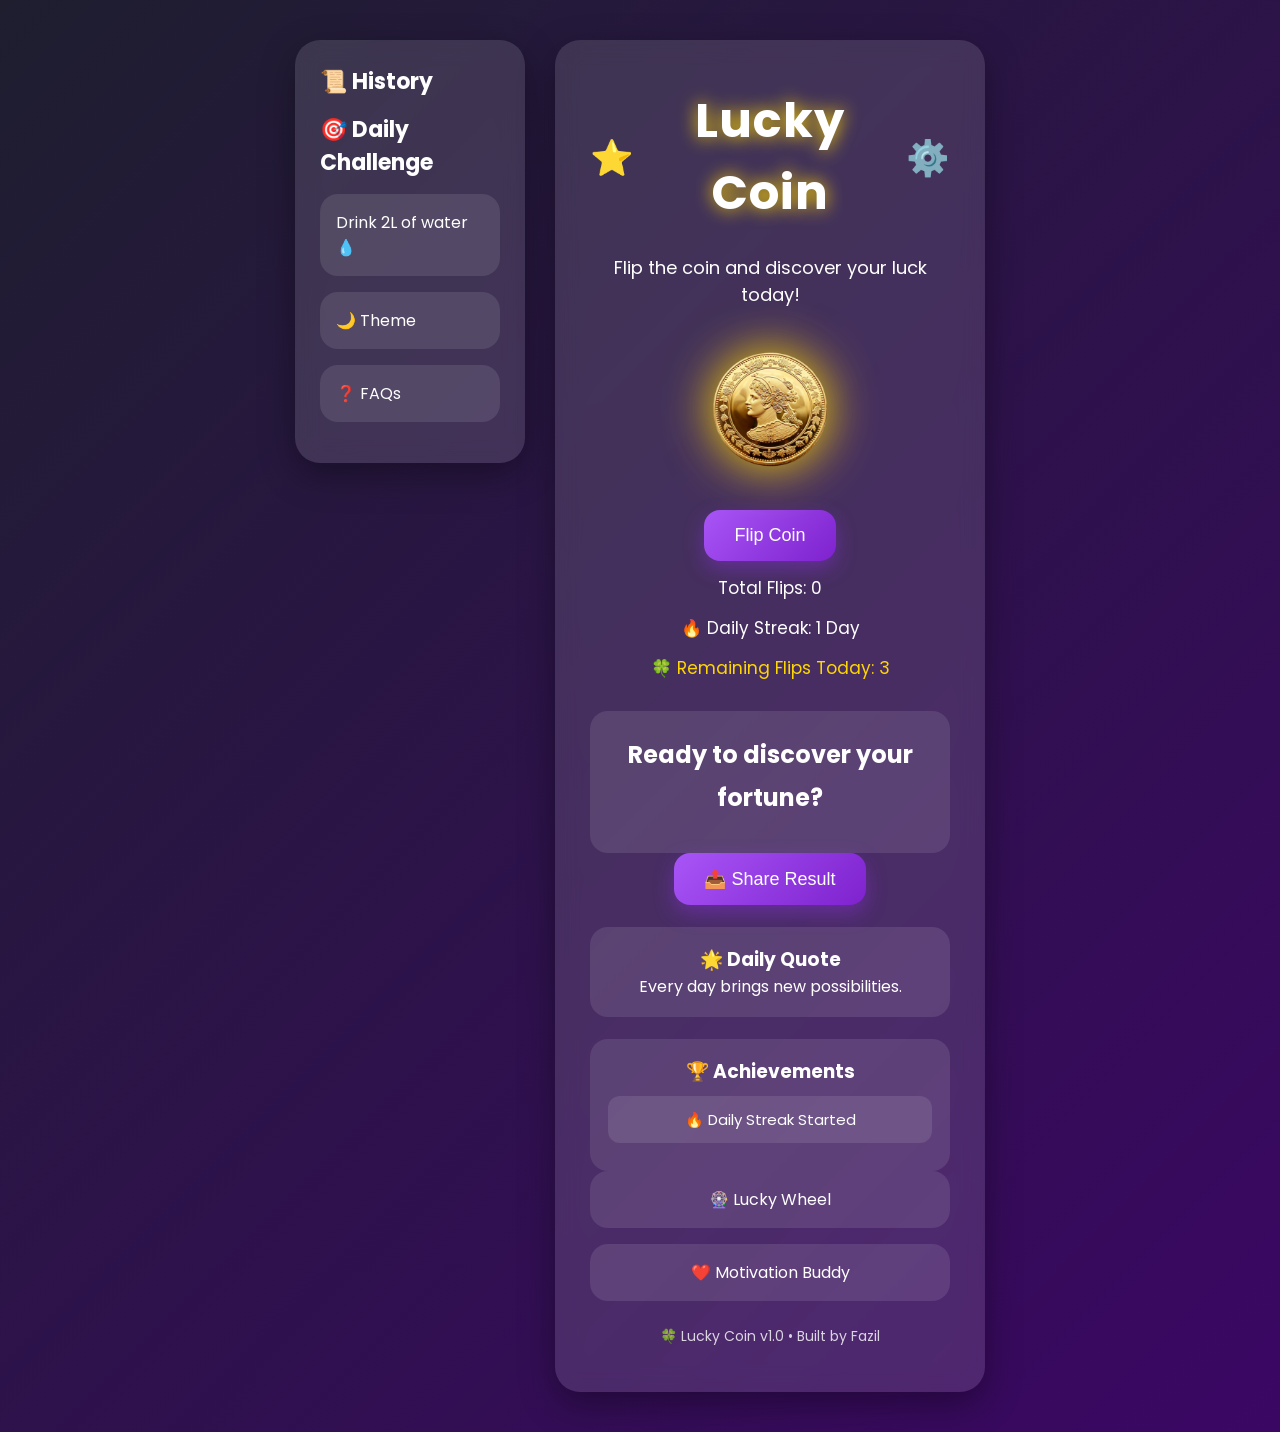
<file: index.html>
<!DOCTYPE html>
    <html lang="en">
    <head>
    <meta charset="UTF-8">
    <meta name="viewport" content="width=device-width, initial-scale=1.0">

    <meta name="description" content="Lucky Coin - Discover your daily fortune, challenges, streaks and motivation.">

    <title>🍀 Lucky Coin</title>

    <link href="https://fonts.googleapis.com/css2?family=Poppins:wght@300;400;500;600;700&display=swap" rel="stylesheet">

    <link rel="stylesheet" href="style.css">
</head>
    <body>
    <div class="layout">

    <div class="sidebar">
        <h3>📜 History</h3>

    <ul id="history-list"></ul>
        <h3>🎯 Daily Challenge</h3>

    <div id="challenge-box">
        Drink 2L of water 💧
    </div>



        <div class="menu-item" id="theme-btn">
            🌙 Theme
        </div>

        <div class="menu-item" id="faq-btn">
            ❓ FAQs
        </div>

    </div>
    <div class="container">

        <div class="header">
        <span class="side-icon">⭐</span>

        <h1>Lucky Coin</h1>

       <span class="side-icon" id="settings-btn">⚙️</span>
    </div>

        <p class="subtitle">
            Flip the coin and discover your luck today!
        </p>

        <div class="coin">
        <img src="images/coin.png" alt="Coin">
    </div>
        <button id="flip-btn">
            Flip Coin
        </button>
    <p id="counter">
        Total Flips: 0
    </p>
        <p id="streak">🔥 Daily Streak: 0 Days</p>
        <p id="remaining-flips">🍀 Remaining Flips Today: 3</p>
        <div class="result">
            <h2>Ready to discover your fortune?</h2>
        </div>
        <button id="share-btn">
        📤 Share Result
    </button>
    <div class="quote-box">
        <h3>🌟 Daily Quote</h3>
        <p id="quote">
            Every day brings new possibilities.
        </p>
    </div>


<div class="achievements-box">
    <h3>🏆 Achievements</h3>
    <ul id="achievements-list"></ul>
</div>
<div class="faq-modal" id="faq-modal">
    <div class="faq-content">
        <span id="close-faq">✖</span>
        <h2>❓ FAQs</h2>

        <p><b>What is Lucky Coin?</b><br>
        Lucky Coin is a fun app that predicts your daily luck.</p>

        <p><b>How many flips per day?</b><br>
        You get 3 flips every day.</p>

        <p><b>Does my streak save?</b><br>
        Yes, your streak saves on your device.</p>
    </div>
</div>
        <div class="wheel-box" id="wheel-btn">
    🎡 Lucky Wheel
</div>

<div class="wheel-box" id="motivation-btn">
    ❤️ Motivation Buddy
</div>

<div class="faq-modal" id="wheel-modal">
    <div class="faq-content">
        <span id="close-wheel">✖</span>

        <h2>🎡 Lucky Wheel</h2>

        <p id="wheel-result">
            Press Spin to get a reward!
        </p>

        <button id="spin-wheel-btn">
            Spin Wheel
        </button>
    </div>
</div>
        <div class="faq-modal" id="settings-modal">
    <div class="faq-content">

        <span id="close-settings">✖</span>

        <h2>⚙️ Settings</h2>

        <button id="reset-streak-btn">
            🔥 Reset Streak
        </button>

        <br><br>

        <button id="reset-data-btn">
            🗑️ Reset All Data
        </button>

        <br><br>

        <p>
            Lucky Coin v1.0 🍀
        </p>

    </div>
</div>
        <div class="faq-modal" id="motivation-modal">
    <div class="faq-content">

        <span id="close-motivation">✖</span>

        <h2>❤️ Motivation Buddy</h2>

        <input
            type="text"
            id="feeling-input"
            placeholder="How are you feeling today?"
            style="width:100%;padding:10px;margin-bottom:10px;"
        >

        <button id="motivate-btn">
            Get Motivation
        </button>

        <p id="motivation-result" style="margin-top:15px;"></p>

    </div>
</div>
        <footer class="footer">
    🍀 Lucky Coin v1.0 • Built by Fazil
</footer>
<script src="script.js"></script>
</body>
</html>
</file>
<file: style.css>
*{
    margin:0;
    padding:0;
    box-sizing:border-box;
}

body{
    min-height:100vh;
    background:linear-gradient(135deg,#1e1e2f,#3b0764);
    font-family:'Poppins', Arial, sans-serif;
    color:white;
    display:flex;
    justify-content:center;
    align-items:flex-start;
    padding:40px 20px;
}

.layout{
    display:flex;
    gap:30px;
    align-items:flex-start;
}

.sidebar,
.container{
    background:rgba(255,255,255,0.12);
    backdrop-filter:blur(12px);
    border-radius:25px;
    box-shadow:0 12px 35px rgba(0,0,0,0.35);
}

.sidebar{
    width:230px;
    padding:25px;
}

.sidebar h3{
    margin-bottom:15px;
    font-size:22px;
}

.container{
    width:430px;
    text-align:center;
    padding:45px 35px;
}

.header{
    display:flex;
    justify-content:center;
    align-items:center;
    gap:25px;
}

h1{
    font-size:48px;
    text-shadow:0 0 18px gold;
    letter-spacing:1px;
}

.side-icon{
    font-size:35px;
    cursor:pointer;
}

.subtitle{
    font-size:18px;
    margin:25px 0 35px;
    line-height:1.5;
}

.coin{
    margin-bottom:30px;
}

.coin img{
    width:130px;
    height:130px;
    transition:1s;
    filter:drop-shadow(0 0 25px gold);
}

.spin img{
    animation:spinCoin 1s ease;
}

@keyframes spinCoin{
    0%{transform:rotateY(0deg);}
    100%{transform:rotateY(1080deg);}
}

button{
    background:linear-gradient(135deg,#a855f7,#7e22ce);
    color:white;
    border:none;
    padding:15px 30px;
    border-radius:16px;
    font-size:18px;
    cursor:pointer;
    transition:0.3s;
    box-shadow:0 8px 20px rgba(147,51,234,0.4);
}

button:hover{
    transform:translateY(-3px);
    box-shadow:0 12px 28px rgba(147,51,234,0.65);
}

button:active{
    transform:scale(0.96);
}

button:disabled{
    opacity:0.6;
    cursor:not-allowed;
}

#counter,
#streak,
#remaining-flips{
    margin-top:14px;
    font-size:17px;
}

#remaining-flips{
    color:#FFD700;
}

.result,
.quote-box,
.achievements-box,
.menu-item,
#challenge-box,
.wheel-box{
    background:rgba(255,255,255,0.1);
    border-radius:18px;
}

.result{
    margin-top:30px;
    padding:22px;
    line-height:1.8;
}

.result h2{
    margin-bottom:12px;
}

.quote-box,
.achievements-box{
    margin-top:22px;
    padding:18px;
}

#history-list,
.achievements-box ul{
    list-style:none;
    padding:0;
}

#history-list li,
.achievements-box li{
    margin:10px 0;
    padding:12px;
    background:rgba(255,255,255,0.1);
    border-radius:12px;
    font-size:15px;
}

.menu-item,
#challenge-box,
.wheel-box{
    padding:16px;
    margin-bottom:16px;
    cursor:pointer;
    transition:0.3s;
}

.menu-item:hover,
.wheel-box:hover{
    background:rgba(255,255,255,0.2);
    transform:translateY(-3px);
}

.faq-modal{
    display:none;
    position:fixed;
    inset:0;
    background:rgba(0,0,0,0.75);
    justify-content:center;
    align-items:center;
    z-index:999;
}

.faq-content{
    background:#1f1f2e;
    padding:28px;
    border-radius:20px;
    width:340px;
    color:white;
    position:relative;
    box-shadow:0 10px 30px rgba(0,0,0,0.5);
}

#close-faq,
#close-wheel,
#close-settings,
#close-motivation{
    position:absolute;
    right:18px;
    top:12px;
    cursor:pointer;
    font-size:20px;
}

input{
    border:none;
    outline:none;
    border-radius:12px;
    font-family:'Poppins', Arial, sans-serif;
}

.footer{
    margin-top:25px;
    font-size:14px;
    opacity:0.8;
}

.light-mode{
    background:#f4f4f8;
    color:#222;
}

.light-mode .container,
.light-mode .sidebar,
.light-mode .faq-content{
    background:#ffffff;
    color:#222;
}

.light-mode .menu-item,
.light-mode #challenge-box,
.light-mode .wheel-box,
.light-mode .result,
.light-mode .quote-box,
.light-mode .achievements-box,
.light-mode #history-list li,
.light-mode .achievements-box li{
    background:#eeeeee;
    color:#222;
}

.light-mode button{
    color:white;
}

@media(max-width:800px){
    body{
        padding:20px;
    }

    .layout{
        flex-direction:column;
        align-items:center;
    }

    .sidebar,
    .container{
        width:100%;
        max-width:430px;
    }

    h1{
        font-size:38px;
    }

    .side-icon{
        font-size:30px;
    }

    button{
        width:100%;
    }
}
</file>
